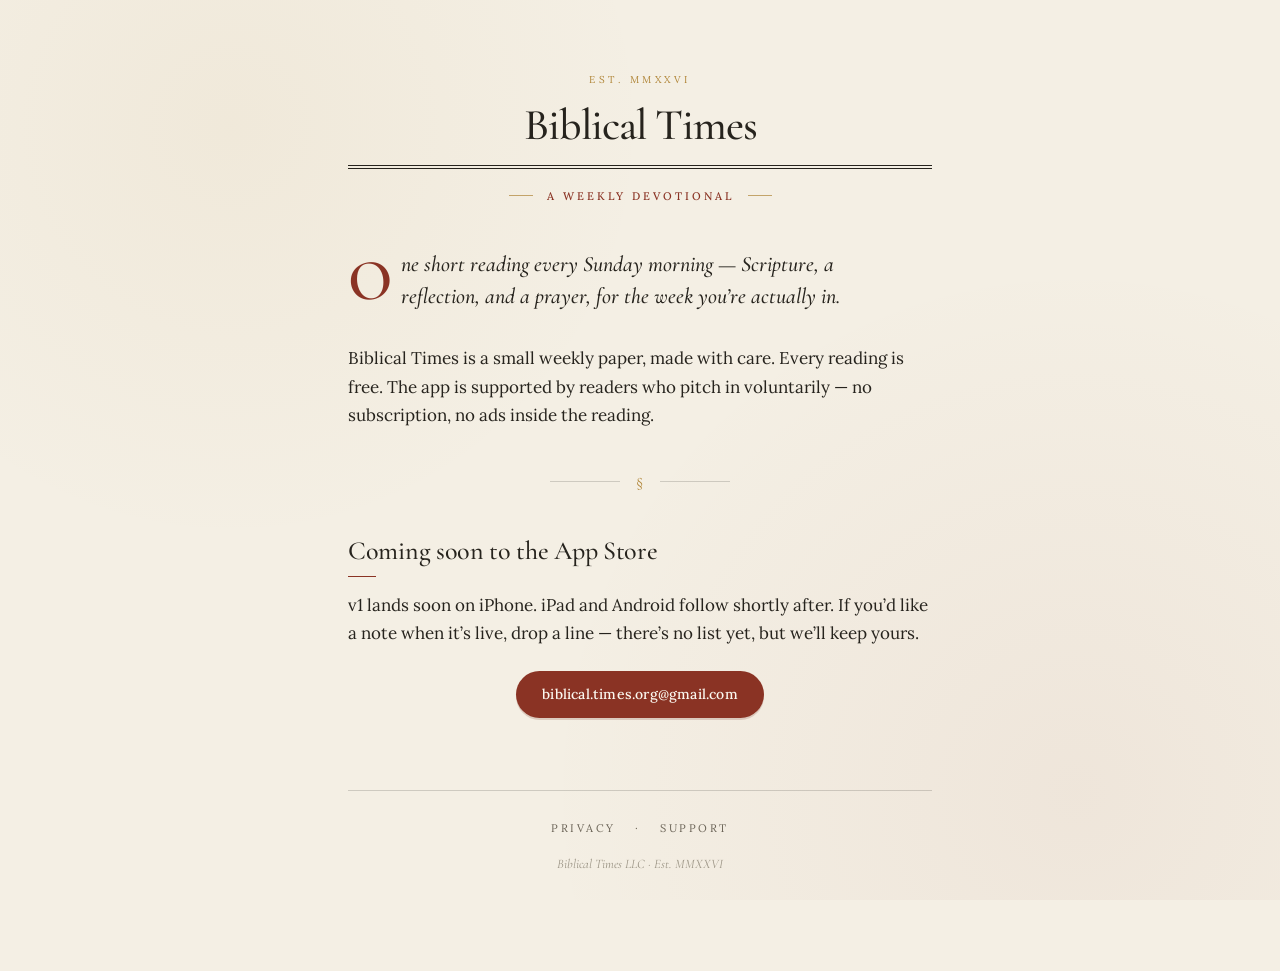
<file: index.html>
<!DOCTYPE html>
<html lang="en">
<head>
<meta charset="UTF-8">
<meta name="viewport" content="width=device-width, initial-scale=1, viewport-fit=cover">
<title>Biblical Times — A weekly devotional</title>
<meta name="description" content="Biblical Times — a weekly devotional. One short reading every Sunday morning. Scripture, reflection, a prayer.">
<link rel="stylesheet" href="styles.css">
</head>
<body>
<div class="wrap">

  <header class="masthead">
    <a href="index.html"><h1>Biblical Times</h1></a>
  </header>
  <div class="kicker">A Weekly Devotional</div>

  <p class="lead">One short reading every Sunday morning — Scripture, a reflection, and a prayer, for the week you’re actually in.</p>

  <p>Biblical Times is a small weekly paper, made with care. Every reading is free. The app is supported by readers who pitch in voluntarily — no subscription, no ads inside the reading.</p>

  <div class="ornament">§</div>

  <h2>Coming soon to the App Store</h2>
  <p>v1 lands soon on iPhone. iPad and Android follow shortly after. If you’d like a note when it’s live, drop a line — there’s no list yet, but we’ll keep yours.</p>

  <p class="mt-lg center">
    <a class="nav-pill" href="mailto:biblical.times.org@gmail.com">biblical.times.org@gmail.com</a>
  </p>

  <div class="footer">
    <div class="footer-nav">
      <a href="privacy.html">Privacy</a> ·
      <a href="support.html">Support</a>
    </div>
    <div class="colophon">Biblical Times LLC · Est. MMXXVI</div>
  </div>

</div>
</body>
</html>
</file>
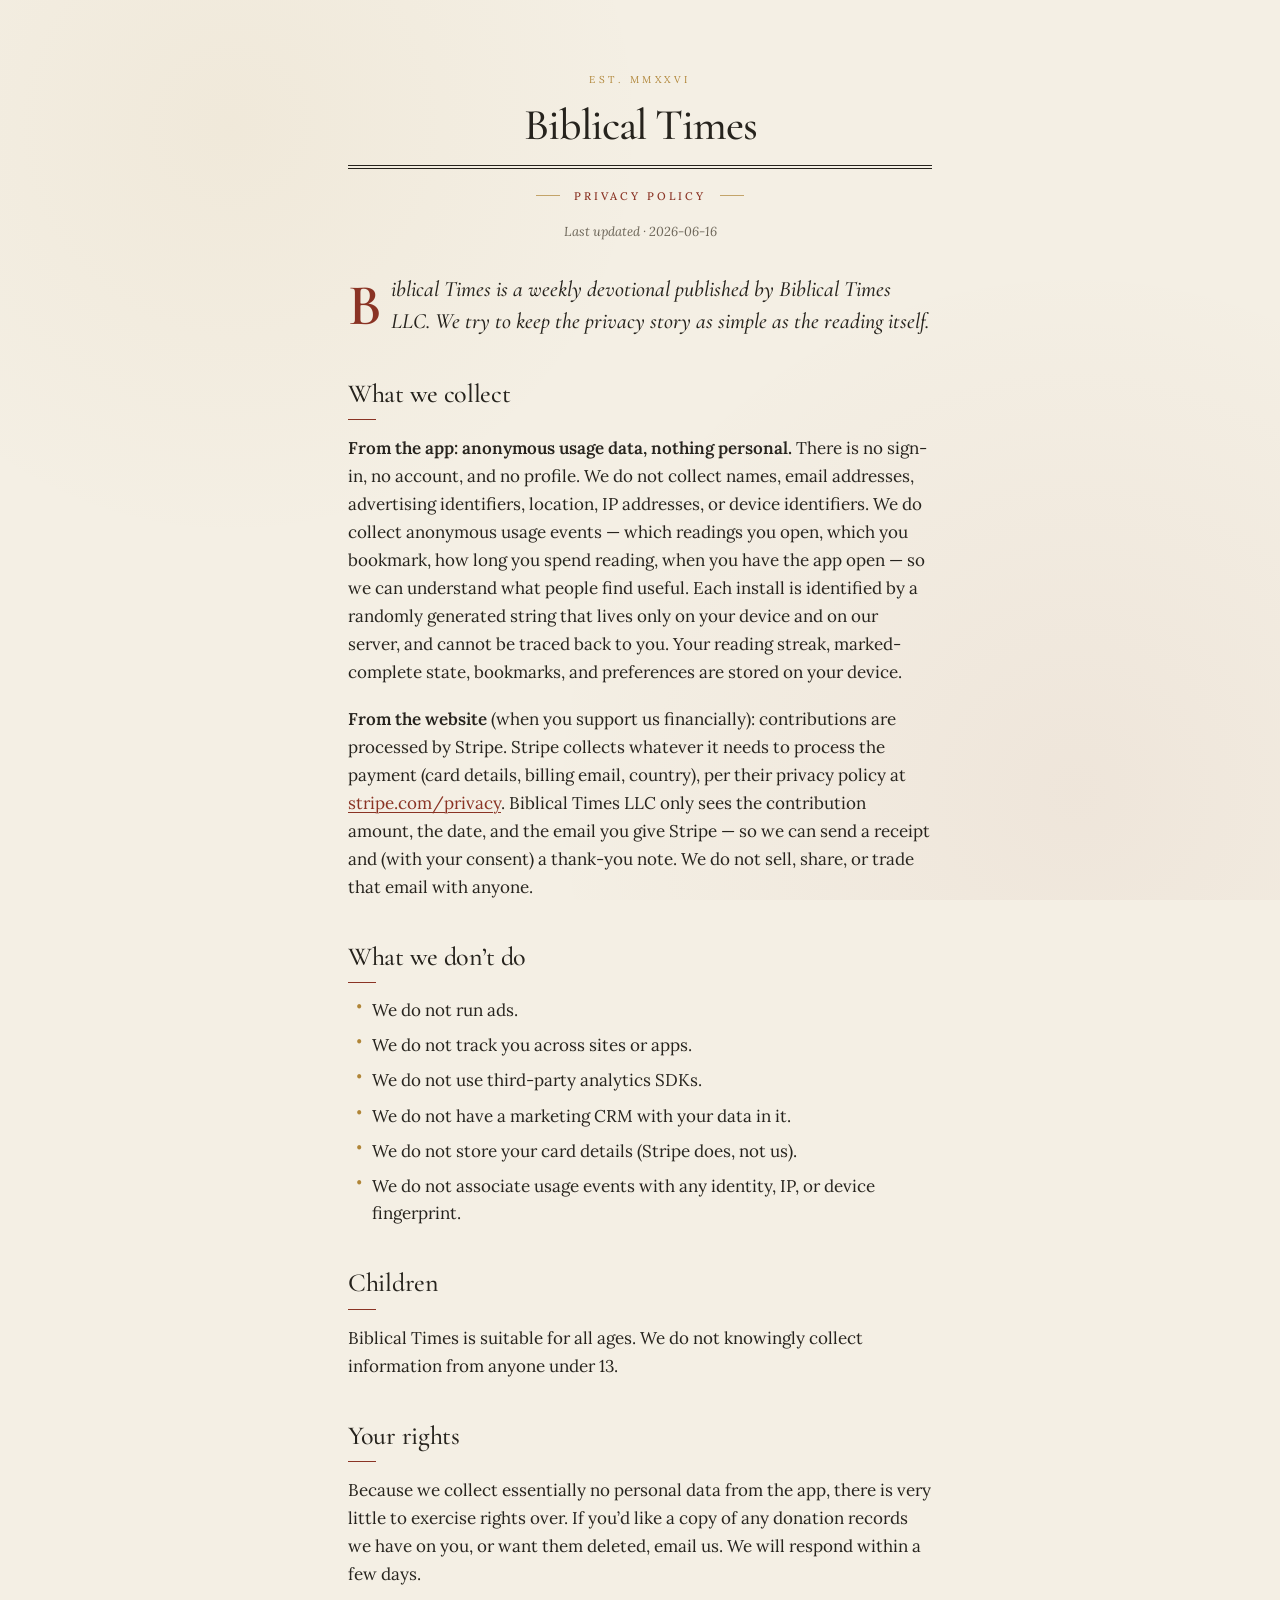
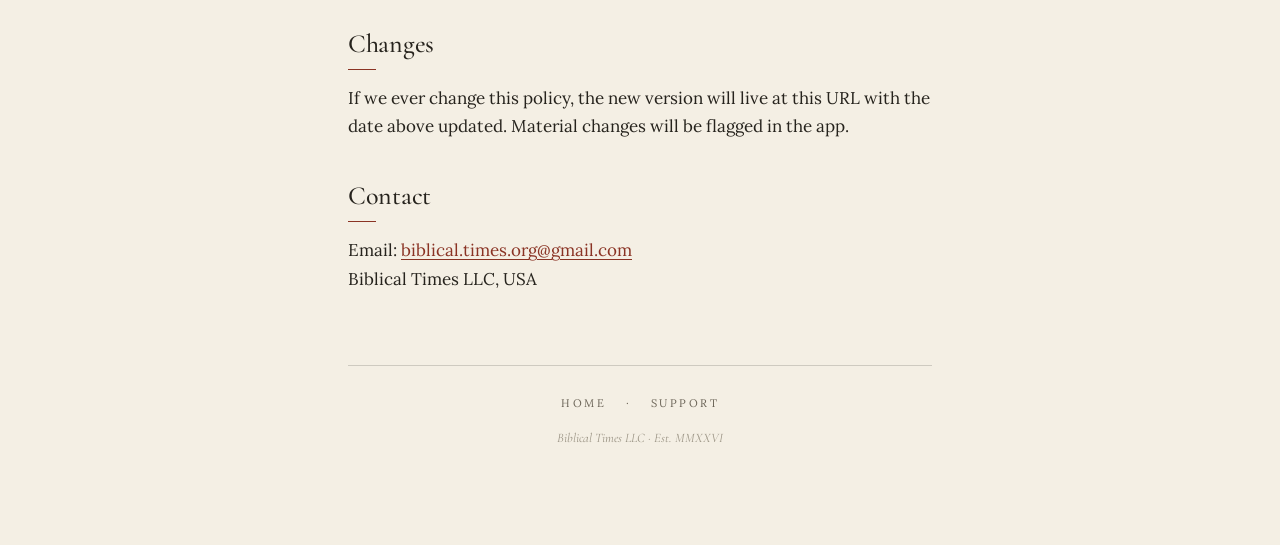
<file: privacy.html>
<!DOCTYPE html>
<html lang="en">
<head>
<meta charset="UTF-8">
<meta name="viewport" content="width=device-width, initial-scale=1, viewport-fit=cover">
<title>Privacy Policy — Biblical Times</title>
<link rel="stylesheet" href="styles.css">
</head>
<body>
<div class="wrap">
  <header class="masthead">
    <a href="index.html"><h1>Biblical Times</h1></a>
  </header>
  <div class="kicker">Privacy Policy</div>

  <p class="date">Last updated · 2026-06-16</p>

  <p class="lead">Biblical Times is a weekly devotional published by Biblical Times LLC. We try to keep the privacy story as simple as the reading itself.</p>

  <h2>What we collect</h2>
  <p><strong>From the app: anonymous usage data, nothing personal.</strong> There is no sign-in, no account, and no profile. We do not collect names, email addresses, advertising identifiers, location, IP addresses, or device identifiers. We do collect anonymous usage events — which readings you open, which you bookmark, how long you spend reading, when you have the app open — so we can understand what people find useful. Each install is identified by a randomly generated string that lives only on your device and on our server, and cannot be traced back to you. Your reading streak, marked-complete state, bookmarks, and preferences are stored on your device.</p>

  <p><strong>From the website</strong> (when you support us financially): contributions are processed by Stripe. Stripe collects whatever it needs to process the payment (card details, billing email, country), per their privacy policy at <a href="https://stripe.com/privacy">stripe.com/privacy</a>. Biblical Times LLC only sees the contribution amount, the date, and the email you give Stripe — so we can send a receipt and (with your consent) a thank-you note. We do not sell, share, or trade that email with anyone.</p>

  <h2>What we don’t do</h2>
  <ul>
    <li>We do not run ads.</li>
    <li>We do not track you across sites or apps.</li>
    <li>We do not use third-party analytics SDKs.</li>
    <li>We do not have a marketing CRM with your data in it.</li>
    <li>We do not store your card details (Stripe does, not us).</li>
    <li>We do not associate usage events with any identity, IP, or device fingerprint.</li>
  </ul>

  <h2>Children</h2>
  <p>Biblical Times is suitable for all ages. We do not knowingly collect information from anyone under 13.</p>

  <h2>Your rights</h2>
  <p>Because we collect essentially no personal data from the app, there is very little to exercise rights over. If you’d like a copy of any donation records we have on you, or want them deleted, email us. We will respond within a few days.</p>

  <h2>Changes</h2>
  <p>If we ever change this policy, the new version will live at this URL with the date above updated. Material changes will be flagged in the app.</p>

  <h2>Contact</h2>
  <p>Email: <a href="mailto:biblical.times.org@gmail.com">biblical.times.org@gmail.com</a><br>Biblical Times LLC, USA</p>

  <div class="footer">
    <div class="footer-nav">
      <a href="index.html">Home</a> ·
      <a href="support.html">Support</a>
    </div>
    <div class="colophon">Biblical Times LLC · Est. MMXXVI</div>
  </div>
</div>
</body>
</html>
</file>
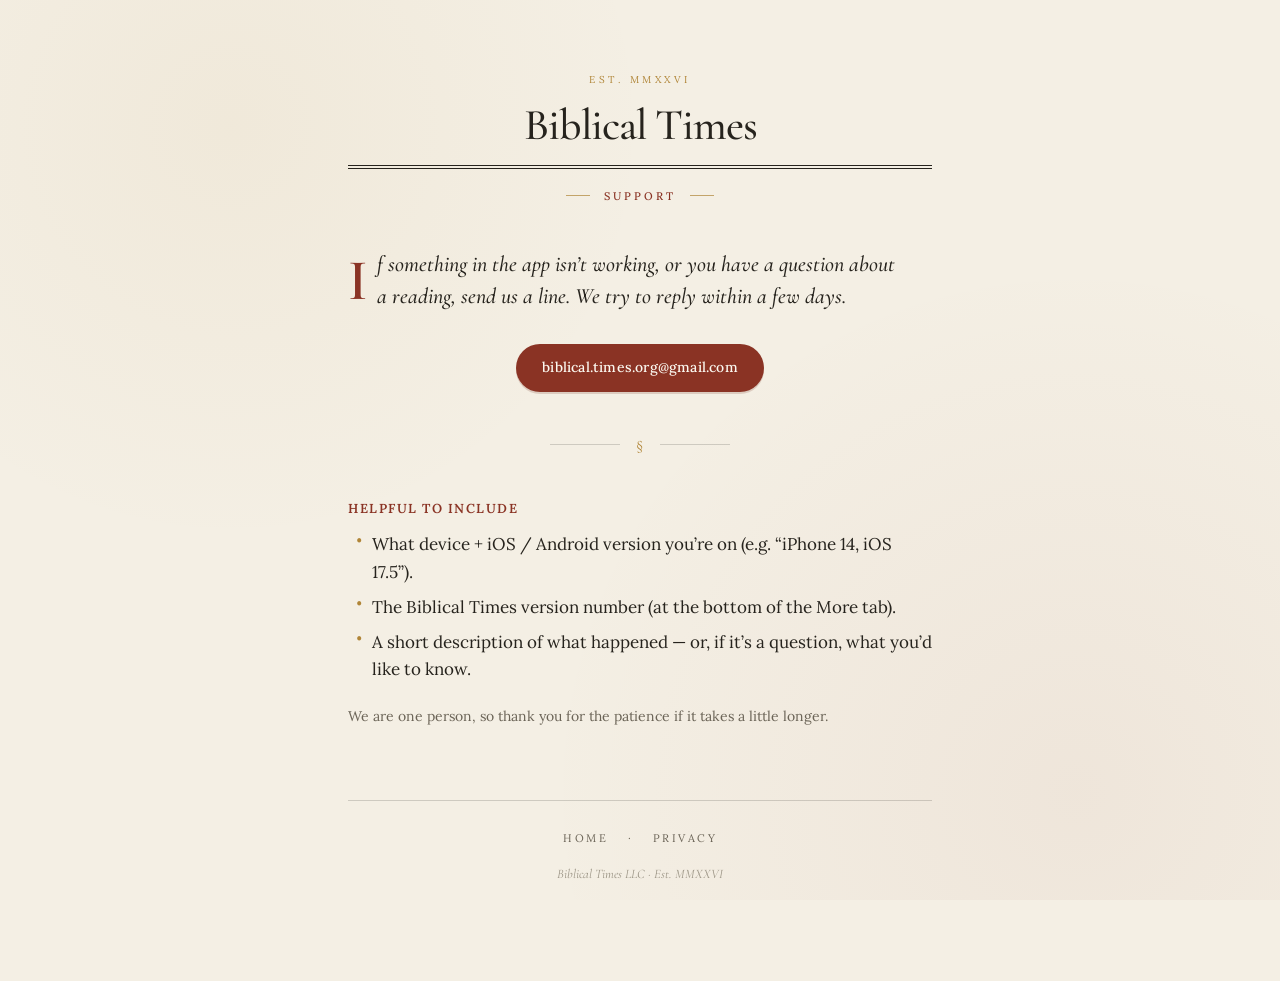
<file: support.html>
<!DOCTYPE html>
<html lang="en">
<head>
<meta charset="UTF-8">
<meta name="viewport" content="width=device-width, initial-scale=1, viewport-fit=cover">
<title>Support — Biblical Times</title>
<link rel="stylesheet" href="styles.css">
</head>
<body>
<div class="wrap">

  <header class="masthead">
    <a href="index.html"><h1>Biblical Times</h1></a>
  </header>
  <div class="kicker">Support</div>

  <p class="lead">If something in the app isn’t working, or you have a question about a reading, send us a line. We try to reply within a few days.</p>

  <p class="mt-lg center">
    <a class="nav-pill" href="mailto:biblical.times.org@gmail.com">biblical.times.org@gmail.com</a>
  </p>

  <div class="ornament">§</div>

  <h3>Helpful to include</h3>
  <ul>
    <li>What device + iOS / Android version you’re on (e.g. “iPhone 14, iOS 17.5”).</li>
    <li>The Biblical Times version number (at the bottom of the More tab).</li>
    <li>A short description of what happened — or, if it’s a question, what you’d like to know.</li>
  </ul>

  <p class="muted small">We are one person, so thank you for the patience if it takes a little longer.</p>

  <div class="footer">
    <div class="footer-nav">
      <a href="index.html">Home</a> ·
      <a href="privacy.html">Privacy</a>
    </div>
    <div class="colophon">Biblical Times LLC · Est. MMXXVI</div>
  </div>

</div>
</body>
</html>
</file>
<file: styles.css>
/* Biblical Times — public site
 * Locked editorial palette + typography to match the iOS app.
 * Designed to feel like a small newspaper, not a generic SaaS page.
 */

@import url('https://fonts.googleapis.com/css2?family=Lora:ital,wght@0,400;0,500;0,600;1,400;1,500&family=Cormorant+Garamond:ital,wght@0,500;0,600;1,500&display=swap');

:root {
  --bg:           #F4EFE4;
  --bg-soft:      #EFE9DC;
  --paper:        #FBF8F0;
  --text:         #26231D;
  --text-muted:   #6B6457;
  --text-faint:   #9A9384;
  --maroon:       #8A3324;
  --maroon-deep:  #6E2818;
  --gold:         #B08537;
  --black:        #0E0D0B;
  --rule:         rgba(38, 35, 29, 0.18);
  --rule-strong:  rgba(38, 35, 29, 0.55);
}

/* ───────────────────── Reset ───────────────────── */

*, *::before, *::after { margin: 0; padding: 0; box-sizing: border-box; }

html {
  -webkit-text-size-adjust: 100%;
  background:
    radial-gradient(circle at 18% 14%, rgba(176, 133, 55, 0.06) 0%, transparent 32%),
    radial-gradient(circle at 84% 88%, rgba(138, 51, 36, 0.05) 0%, transparent 40%),
    var(--bg);
  background-attachment: fixed;
}

body {
  color: var(--text);
  font-family: 'Lora', Georgia, 'Times New Roman', serif;
  font-weight: 400;
  font-size: 17px;
  line-height: 1.65;
  -webkit-font-smoothing: antialiased;
  -moz-osx-font-smoothing: grayscale;
  text-rendering: optimizeLegibility;
}

::selection { background: var(--maroon); color: var(--paper); }

/* ───────────────────── Layout ───────────────────── */

.wrap {
  max-width: 640px;
  margin: 0 auto;
  padding: 72px 28px 96px;
}

/* ───────────────────── Masthead ───────────────────── */

.masthead {
  text-align: center;
  padding-bottom: 18px;
  border-bottom: 4px double var(--text);
  position: relative;
}

.masthead::before {
  content: 'Est. MMXXVI';
  display: block;
  font-family: 'Lora', serif;
  font-size: 10px;
  font-weight: 400;
  letter-spacing: 3.5px;
  text-transform: uppercase;
  color: var(--gold);
  margin-bottom: 14px;
}

.masthead a {
  text-decoration: none;
  color: var(--text);
  display: inline-block;
}

.masthead h1 {
  font-family: 'Cormorant Garamond', 'Lora', Georgia, serif;
  font-weight: 500;
  font-size: 44px;
  letter-spacing: -1px;
  line-height: 1;
  color: var(--text);
}

.kicker {
  text-align: center;
  font-family: 'Lora', serif;
  font-size: 11px;
  font-weight: 500;
  letter-spacing: 3px;
  text-transform: uppercase;
  color: var(--maroon);
  margin-top: 18px;
  margin-bottom: 44px;
  display: flex;
  align-items: center;
  justify-content: center;
  gap: 14px;
}

.kicker::before,
.kicker::after {
  content: '';
  display: block;
  width: 24px;
  height: 1px;
  background: var(--gold);
  opacity: 0.7;
}

/* ───────────────────── Date stamp ───────────────────── */

.date {
  text-align: center;
  font-family: 'Lora', serif;
  font-style: italic;
  font-size: 13px;
  color: var(--text-muted);
  margin-top: -28px;
  margin-bottom: 32px;
}

/* ───────────────────── Paragraphs ───────────────────── */

p {
  margin-bottom: 18px;
  color: var(--text);
}

p.lead {
  font-family: 'Cormorant Garamond', 'Lora', serif;
  font-style: italic;
  font-weight: 500;
  font-size: 22px;
  line-height: 1.45;
  color: var(--text);
  margin-top: 0;
  margin-bottom: 32px;
  text-wrap: balance;
}

p.lead::first-letter {
  font-family: 'Cormorant Garamond', serif;
  font-style: normal;
  font-weight: 600;
  float: left;
  font-size: 58px;
  line-height: 0.85;
  color: var(--maroon);
  padding: 7px 9px 0 0;
}

/* ───────────────────── Headings ───────────────────── */

h2 {
  font-family: 'Cormorant Garamond', 'Lora', Georgia, serif;
  font-weight: 500;
  font-size: 26px;
  letter-spacing: -0.3px;
  line-height: 1.2;
  color: var(--text);
  margin-top: 40px;
  margin-bottom: 14px;
}

h2::after {
  content: '';
  display: block;
  width: 28px;
  height: 1px;
  background: var(--maroon);
  margin-top: 10px;
}

h3 {
  font-family: 'Lora', Georgia, serif;
  font-weight: 600;
  font-size: 13px;
  text-transform: uppercase;
  letter-spacing: 1.5px;
  color: var(--maroon);
  margin-top: 32px;
  margin-bottom: 12px;
}

/* ───────────────────── Lists ───────────────────── */

ul {
  margin: 12px 0 22px 0;
  padding-left: 0;
  list-style: none;
}

ul li {
  position: relative;
  padding-left: 24px;
  margin-bottom: 8px;
  line-height: 1.6;
}

ul li::before {
  content: '·';
  position: absolute;
  left: 8px;
  top: -5px;
  font-size: 28px;
  line-height: 1;
  color: var(--gold);
  font-weight: 700;
}

/* ───────────────────── Links ───────────────────── */

a {
  color: var(--maroon);
  text-decoration: underline;
  text-decoration-thickness: 1px;
  text-underline-offset: 3px;
  transition: color 0.15s ease;
}

a:hover { color: var(--maroon-deep); }

strong { font-weight: 600; color: var(--text); }

/* ───────────────────── Pills ───────────────────── */

.nav-pill {
  display: inline-flex;
  align-items: center;
  gap: 8px;
  padding: 12px 26px;
  background: var(--maroon);
  color: var(--paper);
  border-radius: 999px;
  font-family: 'Lora', sans-serif;
  font-size: 14px;
  font-weight: 500;
  text-decoration: none;
  letter-spacing: 0.2px;
  transition: transform 0.15s ease, background 0.15s ease;
  box-shadow: 0 2px 0 rgba(110, 40, 24, 0.18);
}

.nav-pill:hover {
  background: var(--maroon-deep);
  transform: translateY(-1px);
  color: var(--paper);
}

/* ───────────────────── Ornament ───────────────────── */

.ornament {
  display: flex;
  align-items: center;
  justify-content: center;
  gap: 16px;
  margin: 40px 0;
  color: var(--gold);
  font-size: 16px;
  font-family: 'Cormorant Garamond', serif;
  letter-spacing: 0.05em;
}

.ornament::before,
.ornament::after {
  content: '';
  display: block;
  height: 1px;
  width: 70px;
  background: var(--rule);
}

/* ───────────────────── Helpers ───────────────────── */

.muted { color: var(--text-muted); }
.small { font-size: 14px; }
.center { text-align: center; }
.mt-lg { margin-top: 24px; }

/* ───────────────────── Footer ───────────────────── */

.footer {
  margin-top: 72px;
  padding-top: 28px;
  border-top: 1px solid var(--rule);
  text-align: center;
}

.footer-nav {
  font-family: 'Lora', serif;
  font-size: 11px;
  letter-spacing: 2.5px;
  text-transform: uppercase;
  color: var(--text-muted);
}

.footer-nav a {
  color: var(--text-muted);
  text-decoration: none;
  margin: 0 14px;
  transition: color 0.15s ease;
}

.footer-nav a:hover { color: var(--maroon); }

.colophon {
  margin-top: 16px;
  font-family: 'Cormorant Garamond', 'Lora', serif;
  font-style: italic;
  font-size: 13px;
  color: var(--text-faint);
}

/* ───────────────────── Dark mode ───────────────────── */

@media (prefers-color-scheme: dark) {
  html {
    background:
      radial-gradient(circle at 18% 14%, rgba(176, 133, 55, 0.08) 0%, transparent 32%),
      radial-gradient(circle at 84% 88%, rgba(196, 74, 56, 0.06) 0%, transparent 40%),
      #1A1814;
  }
  body { color: #EDE6D5; }
  .masthead { border-bottom-color: #EDE6D5; }
  .masthead h1, h2, p, strong { color: #EDE6D5; }
  p.lead { color: #EDE6D5; }
  p.lead::first-letter { color: #C44A38; }
  a, .kicker, h3 { color: #D9624D; }
  a:hover { color: #ECA086; }
  h2::after { background: #D9624D; }
  .muted, .footer-nav, .footer-nav a, .colophon, .date { color: rgba(237, 230, 213, 0.55); }
  ul li::before { color: #D9A964; }
  .footer { border-top-color: rgba(237, 230, 213, 0.16); }
  .ornament::before, .ornament::after { background: rgba(237, 230, 213, 0.18); }
  .nav-pill { background: #D9624D; color: #1A1814; box-shadow: 0 2px 0 rgba(196, 74, 56, 0.25); }
  .nav-pill:hover { background: #C44A38; }
  ::selection { background: #D9624D; color: #1A1814; }
}

/* ───────────────────── Responsive ───────────────────── */

@media (max-width: 480px) {
  .wrap { padding: 52px 22px 80px; }
  .masthead h1 { font-size: 34px; }
  p.lead { font-size: 19px; }
  p.lead::first-letter { font-size: 48px; padding-right: 7px; }
  h2 { font-size: 23px; }
  body { font-size: 16px; }
  .kicker { gap: 10px; }
  .kicker::before, .kicker::after { width: 18px; }
}
</file>
